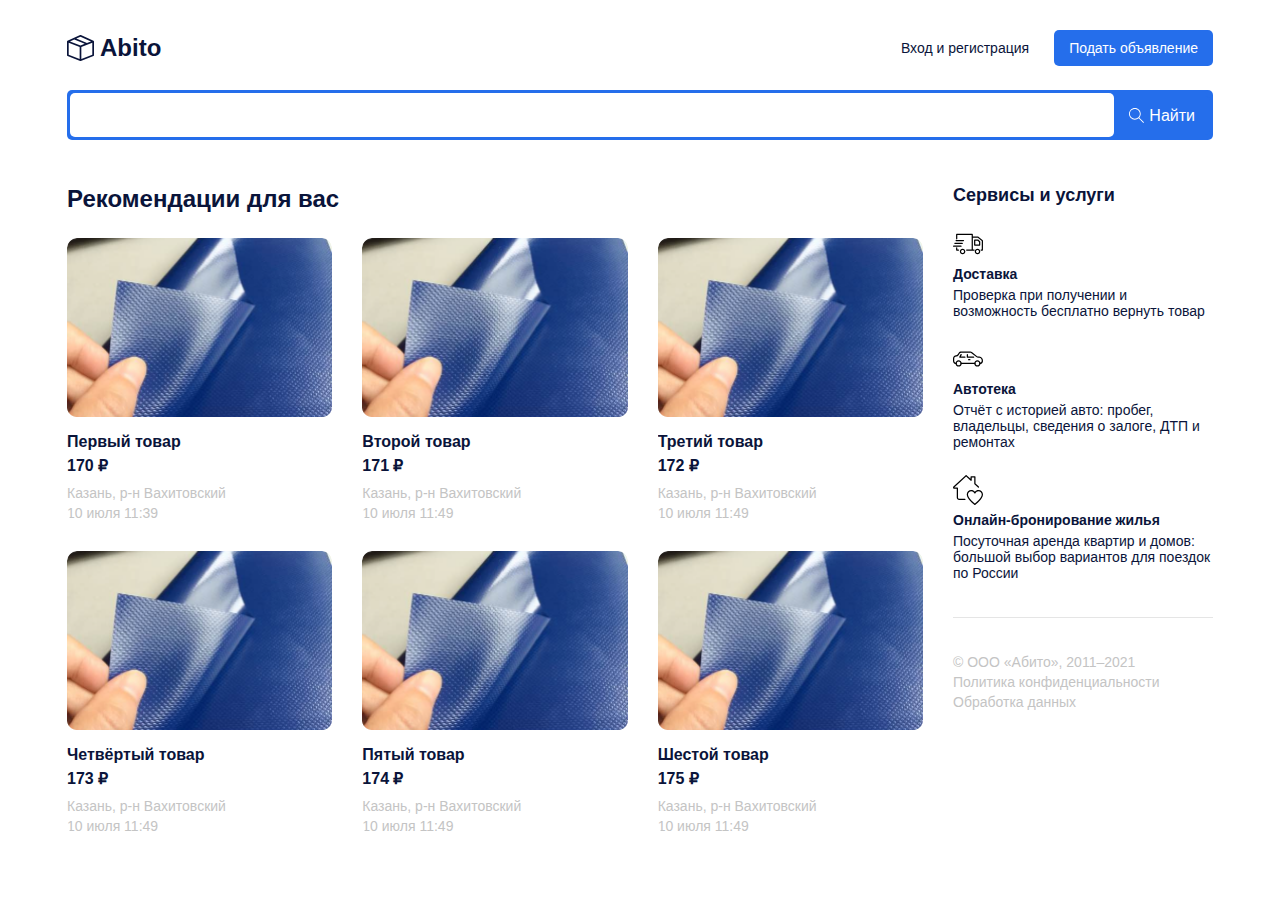
<file: index.html>
<!DOCTYPE html>
<html lang="en">

<head>
    <meta charset="UTF-8">
    <meta name="viewport" content="width=device-width, initial-scale=1.0">
    <link rel="stylesheet" href="./css/reset.css">
    <link rel="stylesheet" href="./css/styles.css">
    <script src="./assets/scripts/main.js" type="module" defer></script>
    <title>Abito-2025</title>
</head>

<body>

    <header class="header">
        <div class="container">
            <div class="header-box">

                <a href="./" class="header-logo">
                    <img src="./assets/images/logo.svg" alt="Logo">
                    <span>Abito</span>
                </a>

                <div class="header-controls">
                    <button class="btn btn-outline">Вход и регистрация</button>
                    <button class="btn btn-primary">Подать объявление</button>
                </div>

                <div class="header-burger">
                    <img src="./assets/images/burger.svg" alt="burger">
                </div>
            </div>
        </div>
    </header>

    <main class="main">
        <section class="section search">
            <div class="container">
                <div class="search-box">
                    <input type="text">
                    <button class="btn btn-primary search-btn">
                        <img class="search-btn__icon" src="./assets/images/search.svg" alt="Search">
                        <span class="search-btn__text">Найти</span>
                    </button>

                </div>

            </div>
        </section>

        <section class="section content">
            <div class="container">

                <div class="content-box">
                    <div class="content-main">
                        <div class="content-main__title">
                            Рекомендации для вас
                        </div>

                        <div class="content-main__list">
                        </div>
                    </div>

                    <div class="content-side">
                        <h3 class="content-side__title">
                            Сервисы и услуги
                        </h3>

                        <!-- <div class="content-side__box"> -->
                        <div class="content-side__list">
                            <div class="content-side__list-item">
                                <img src="./assets/images/side-image-1.svg" alt="Side-image-1"
                                    class="content-side__list-item--img">
                                <h5 class="content-side__list-item--title">
                                    Доставка
                                </h5>
                                <p class="content-side__list-item--text">
                                    Проверка при получении и возможность бесплатно вернуть товар
                                </p>
                            </div>
                            <div class="content-side__list-item">
                                <img src="./assets/images/side-image-2.svg" alt="Side-image-2"
                                    class="content-side__list-item--img">
                                <h5 class="content-side__list-item--title">
                                    Автотека
                                </h5>
                                <p class="content-side__list-item--text">
                                    Отчёт с историей авто: пробег, владельцы, сведения о залоге, ДТП и ремонтах
                                </p>
                            </div>
                            <div class="content-side__list-item">
                                <img src="./assets/images/side-image-3.svg" alt="Side-image-3"
                                    class="content-side__list-item--img">
                                <h5 class="content-side__list-item--title">
                                    Онлайн-бронирование жилья
                                </h5>
                                <p class="content-side__list-item--text">
                                    Посуточная аренда квартир и домов: большой выбор вариантов для поездок по России
                                </p>
                            </div>
                        </div>

                        <!-- <hr> -->

                        <div class="content-side__footer">
                            <p class="content-side__footer--item">
                                © ООО «Абито», 2011–2021
                            </p>

                            <a href="#" class="content-side__footer--item">
                                Политика конфиденциальности
                            </a>

                            <a href="#" class="content-side__footer--item">
                                Обработка данных
                            </a>
                        </div>
                        <!-- </div> -->
                    </div>
                </div>
            </div>
        </section>

    </main>

    <footer class="footer">

    </footer>
</body>

</html>
</file>
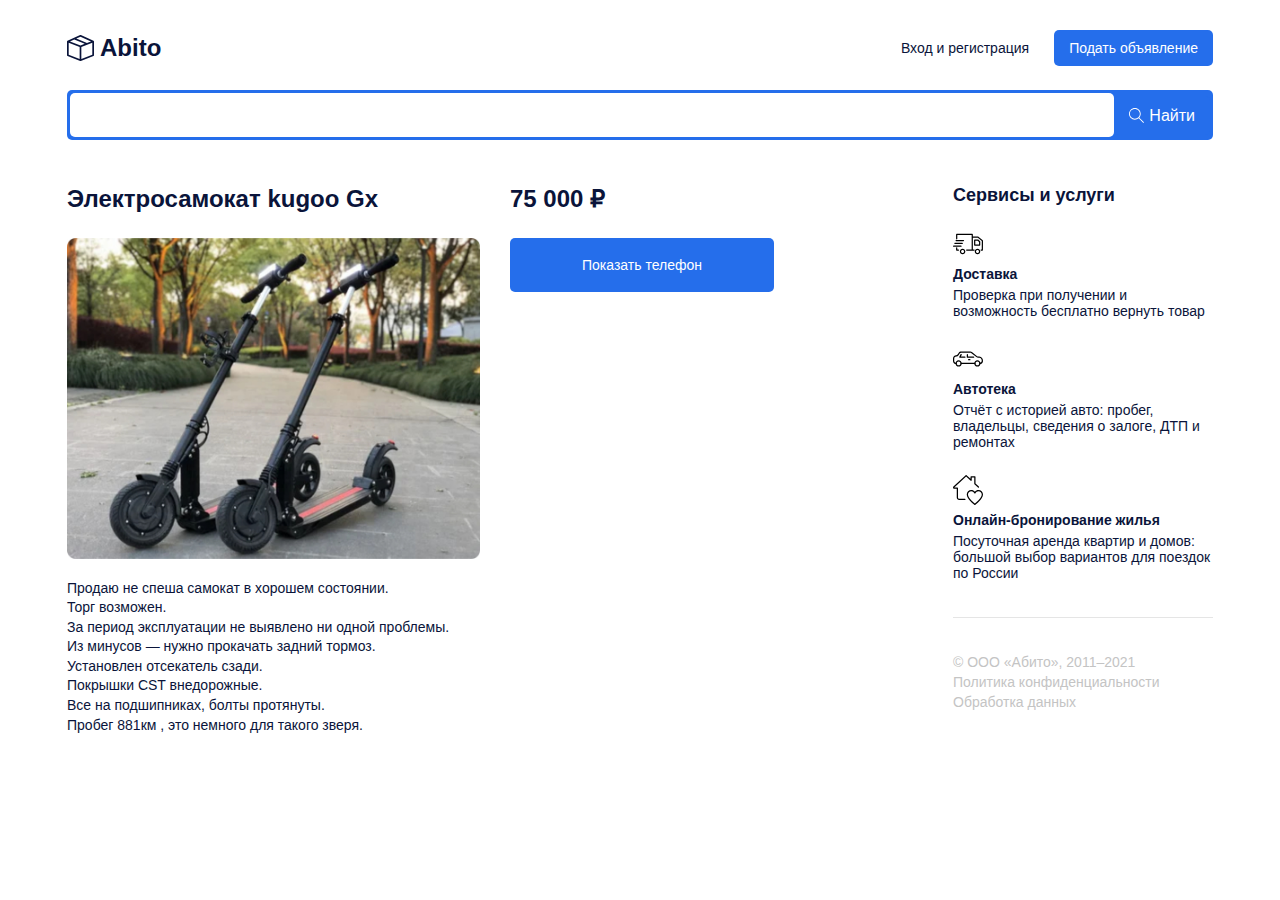
<file: product.html>
<!DOCTYPE html>
<html lang="en">

<head>
    <meta charset="UTF-8">
    <meta name="viewport" content="width=device-width, initial-scale=1.0">
    <link rel="stylesheet" href="./css/reset.css">
    <link rel="stylesheet" href="./css/styles.css">
    <script src="./assets/scripts/main.js" type="module" defer></script>
    <title>Abito-2025</title>
</head>

<body>

    <header class="header">
        <div class="container">
            <div class="header-box">

                <a href="./" class="header-logo">
                    <img src="./assets/images/logo.svg" alt="Logo">
                    <span>Abito</span>
                </a>

                <div class="header-controls">
                    <button class="btn btn-outline">Вход и регистрация</button>
                    <button class="btn btn-primary">Подать объявление</button>
                </div>

                <div class="header-burger">
                    <img src="./assets/images/burger.svg" alt="burger">
                </div>
            </div>
        </div>
    </header>

    <main class="main">
        <section class="section search">
            <div class="container">
                <div class="search-box">
                    <input type="text">
                    <button class="btn btn-primary search-btn">
                        <img class="search-btn__icon" src="./assets/images/search.svg" alt="Search">
                        <span class="search-btn__text">Найти</span>
                    </button>

                </div>

            </div>
        </section>

        <section class="section content">
            <div class="container">

                <div class="content-box">
                    <div class="content-product">
                        <div class="content-product__left">
                            <h2 class="content-product__title">
                                Электросамокат kugoo Gx
                            </h2>

                            <img class="content-product__img" src="./assets/images/product-image.jpg"
                                alt="Product-image">

                            <div class="content-product__text">
                                <p class="content-product__text-line">Продаю не спеша самокат в хорошем состоянии.</p>
                                <p class="content-product__text-line">Торг возможен.</p>
                                <p class="content-product__text-line">За период эксплуатации не выявлено ни одной
                                    проблемы.</p>
                                <p class="content-product__text-line">Из минусов — нужно прокачать задний тормоз.</p>
                                <p class="content-product__text-line">Установлен отсекатель сзади.</p>
                                <p class="content-product__text-line">Покрышки CST внедорожные.</p>
                                <p class="content-product__text-line">Все на подшипниках, болты протянуты.</p>
                                <p class="content-product__text-line">Пробег 881км , это немного для такого зверя.</p>
                            </div>
                        </div>

                        <div class="content-product__right">
                            <h2 class="content-product__price">
                                75 000 ₽
                            </h2>

                            <button class="btn btn-primary btn-large">Показать телефон</button>
                        </div>
                    </div>

                    <div class="content-side">
                        <h3 class="content-side__title">
                            Сервисы и услуги
                        </h3>

                        <!-- <div class="content-side__box"> -->
                        <div class="content-side__list">
                            <div class="content-side__list-item">
                                <img src="./assets/images/side-image-1.svg" alt="Side-image-1"
                                    class="content-side__list-item--img">
                                <h5 class="content-side__list-item--title">
                                    Доставка
                                </h5>
                                <p class="content-side__list-item--text">
                                    Проверка при получении и возможность бесплатно вернуть товар
                                </p>
                            </div>
                            <div class="content-side__list-item">
                                <img src="./assets/images/side-image-2.svg" alt="Side-image-2"
                                    class="content-side__list-item--img">
                                <h5 class="content-side__list-item--title">
                                    Автотека
                                </h5>
                                <p class="content-side__list-item--text">
                                    Отчёт с историей авто: пробег, владельцы, сведения о залоге, ДТП и ремонтах
                                </p>
                            </div>
                            <div class="content-side__list-item">
                                <img src="./assets/images/side-image-3.svg" alt="Side-image-3"
                                    class="content-side__list-item--img">
                                <h5 class="content-side__list-item--title">
                                    Онлайн-бронирование жилья
                                </h5>
                                <p class="content-side__list-item--text">
                                    Посуточная аренда квартир и домов: большой выбор вариантов для поездок по России
                                </p>
                            </div>
                        </div>

                        <!-- <hr> -->

                        <div class="content-side__footer">
                            <p class="content-side__footer--item">
                                © ООО «Абито», 2011–2021
                            </p>

                            <a href="#" class="content-side__footer--item">
                                Политика конфиденциальности
                            </a>

                            <a href="#" class="content-side__footer--item">
                                Обработка данных
                            </a>
                        </div>
                        <!-- </div> -->
                    </div>
                </div>
            </div>
        </section>

    </main>

    <footer class="footer">

    </footer>
</body>

</html>
</file>
<file: css/styles.css>
body {
  font-family: Roboto, sans-serif;
  font-weight: 400;
}

.container {
  max-width: 1170px;
  width: 100%;
  padding: 0 12px;
  margin: 0 auto;
}

.header {
  padding-top: 30px;
  padding-bottom: 24px;
}

.header-box {
  display: flex;
  justify-content: space-between;
  align-items: center;
}

.header-logo {
  display: flex;
  justify-content: flex-start;
  align-items: center;
  gap: 6px;
}
.header-logo span {
  color: rgb(10, 20, 58);
  font-size: 24px;
  font-weight: 700;
  line-height: 28px;
}

.header-controls {
  display: flex;
  gap: 10px;
  align-items: center;
}

.header-burger {
  width: 30px;
  height: 19px;
  display: none;
  cursor: pointer;
}

.btn {
  display: flex;
  justify-content: flex-start;
  align-items: center;
  gap: 5px;
  font-size: 14px;
  font-weight: 400;
  line-height: 16px;
  padding: 10px 15px;
  border-radius: 5px;
  border: none;
  background-color: transparent;
  cursor: pointer;
}

.btn-outline {
  color: rgb(10, 20, 58);
}

.btn-primary {
  color: rgb(255, 255, 255);
  background-color: rgb(37, 110, 235);
}

.search {
  margin-bottom: 45px;
}

.search-box {
  width: 100%;
  display: flex;
  justify-content: flex-start;
  align-items: center;
  border-radius: 5px;
  background-color: rgb(37, 110, 235);
  padding: 3px;
}
.search-box input {
  flex-grow: 1;
  border-radius: 5px;
  border: none;
  padding: 13px 22px;
  min-width: 0;
}

.search-btn__icon {
  width: 15px;
  height: 15px;
}
.search-btn__text {
  color: rgb(255, 255, 255);
  font-size: 16px;
  font-weight: 400;
  line-height: 19px;
}

.content {
  padding-bottom: 50px;
}

.content-box {
  display: flex;
  justify-content: space-between;
  align-items: flex-start;
  gap: 30px;
}

.content-main {
  flex-grow: 1;
}
.content-main__title {
  color: rgb(10, 20, 58);
  font-size: 24px;
  font-weight: 700;
  line-height: 28px;
  margin-bottom: 25px;
}
.content-main__list {
  display: flex;
  justify-content: space-between;
  flex-wrap: wrap;
  /* row-gap: 30px; */
}
.content-main__list-item {
  display: flex;
  flex-direction: column;
  align-items: flex-start;
  width: calc((100% - 60px) / 3);
  border-radius: 10px;
  overflow: hidden;
}
.content-main__list-item--img {
  width: 100%;
}
.content-main__list-item--img img {
  width: 100%;
}
.content-main__list-item--title {
  margin-top: 15px;
  margin-bottom: 5px;
  /* color: rgba(37, 110, 235, 1); */
  color: rgb(10, 20, 58);
  font-size: 16px;
  font-weight: 700;
  line-height: 19px;
}
.content-main__list-item--price {
  margin-bottom: 10px;
  color: rgb(10, 20, 58);
  font-size: 16px;
  font-weight: 700;
  line-height: 19px;
}
.content-main__list-item--desc {
  color: rgb(196, 196, 196);
  font-size: 14px;
  font-weight: 400;
  line-height: 16px;
}
.content-main__list-item--desc + .content-main__list-item--desc {
  margin-top: 4px;
}
.content-main__list-item:hover .content-main__list-item--title {
  color: rgb(37, 110, 235);
}

.content-side {
  width: 260px;
  min-width: 260px;
  /* align-self: stretch; */
}
.content-side__box {
  height: 100%;
  display: flex;
  flex-direction: column;
  justify-content: space-between;
}
.content-side__title {
  margin-bottom: 23px;
  color: rgb(10, 20, 58);
  font-size: 18px;
  font-weight: 700;
  line-height: 21px;
}
.content-side__list {
  display: flex;
  flex-direction: column;
  /* justify-content: space-between; */
  align-items: flex-start;
  /* height: 100%; */
  height: 90%;
  gap: 25px;
  border-bottom: 1px solid rgb(229, 229, 229);
  padding-bottom: 36px;
  margin-bottom: 36px;
}
.content-side__list-item {
  display: flex;
  flex-direction: column;
  align-items: flex-start;
}
.content-side__list-item--title {
  margin-top: 7px;
  margin-bottom: 5px;
  color: rgb(10, 20, 58);
  font-size: 14px;
  font-weight: 700;
  line-height: 16px;
}
.content-side__list-item--text {
  color: rgb(10, 20, 58);
  font-size: 14px;
  font-weight: 400;
  line-height: 16px;
}
.content-side__footer {
  display: flex;
  flex-direction: column;
  gap: 4px;
}
.content-side__footer--item {
  color: rgb(196, 196, 196);
  font-size: 14px;
  font-weight: 400;
  line-height: 16px;
}

.content-product {
  display: flex;
  flex-grow: 1;
  gap: 30px;
}
.content-product__left {
  flex-basis: 50%;
}
.content-product__img {
  width: 100%;
}
.content-product__text {
  display: flex;
  flex-direction: column;
  align-items: flex-start;
  margin-top: 20px;
}
.content-product__text p {
  color: rgb(10, 20, 58);
  font-size: 14px;
  font-weight: 400;
  line-height: 140%;
}
.content-product__right {
  flex-basis: 50%;
}
.content-product__title, .content-product__price {
  color: rgb(10, 20, 58);
  font-size: 24px;
  font-weight: 700;
  line-height: 28px;
  margin-bottom: 25px;
}

.btn-large {
  padding: 19px 72px;
}

@media (max-width: 1200px) {
  .container {
    max-width: 991px;
  }
  .content-main__list-item {
    width: calc((100% - 30px) / 2);
  }
}
@media (max-width: 991px) {
  .container {
    max-width: 730px;
  }
  .content-box {
    flex-direction: column;
  }
  .content-main {
    width: 100%;
  }
  .content-side {
    width: 100%;
    min-width: none;
  }
  .content-product {
    width: 100%;
    flex-direction: column;
  }
  .content-product__left {
    flex-basis: 100%;
    width: 100%;
  }
  .content-product__right {
    flex-basis: 100%;
    width: 100%;
  }
}
@media (max-width: 768px) {
  .container {
    max-width: 100%;
  }
  .header-controls {
    display: none;
  }
  .header-burger {
    display: block;
  }
  .search-btn__text {
    display: none;
  }
}
@media (max-width: 480px) {
  .content-main__list-item {
    width: 100%;
  }
}/*# sourceMappingURL=styles.css.map */
</file>
